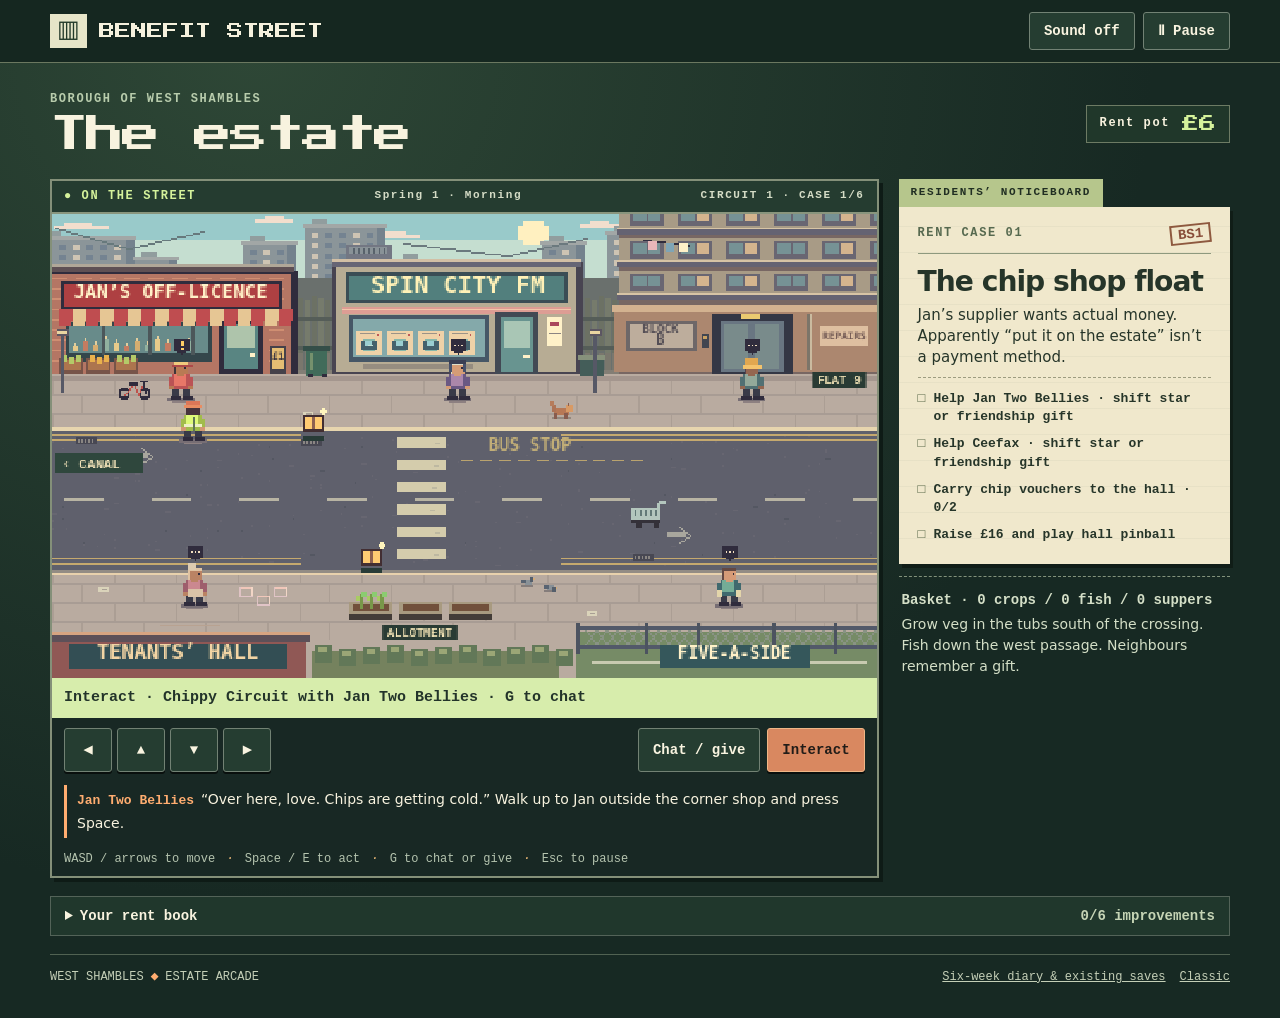
<file: index.html>
<!doctype html>
<html lang="en"><head><meta charset="utf-8"><meta name="viewport" content="width=device-width,initial-scale=1,viewport-fit=cover"><meta name="theme-color" content="#172823"><title>Benefit Street · West Shambles</title><link rel="stylesheet" href="estate.css"></head>
<body>
<header><div class="mast"><a class="wordmark" href="./" aria-label="Benefit Street home"><span class="blocks" aria-hidden="true">▥</span> BENEFIT STREET</a><div class="toolbar"><button id="sound" aria-pressed="false">Sound off</button><button id="pause">Ⅱ Pause</button></div></div></header>
<main>
<div class="district"><div><span class="kicker" id="district">BOROUGH OF WEST SHAMBLES</span><h1 id="heading">The estate</h1></div><div class="account"><span>Rent pot</span><b id="balance">£6</b></div></div>
<div class="layout">
<section class="cab" aria-label="Play Benefit Street">
  <div class="cabline"><strong id="mode">● ON THE STREET</strong><span id="almanac"></span><span id="week">WEEK 01 / 06</span></div>
  <canvas id="screen" width="480" height="270" tabindex="0" aria-label="West Shambles game. Use arrow keys or WASD to move and Space to interact."></canvas>
  <div class="prompt" id="prompt" role="status"></div>
  <div class="deck"><div class="dpad" aria-label="Movement"><button data-key="left" aria-label="Left">◀</button><button data-key="up" aria-label="Up">▲</button><button data-key="down" aria-label="Down">▼</button><button data-key="right" aria-label="Right">▶</button></div><button id="social" data-key="social">Chat / give</button><button class="fire" data-key="action" id="use">Interact</button></div>
  <section class="log"><h3 id="caller">Estate radio</h3><p id="voice" aria-live="polite"></p></section>
  <small class="keyboard">WASD / arrows to move <i>·</i> Space / E to act <i>·</i> G to chat or give <i>·</i> Esc to pause</small>
</section>
<aside><div class="filetab">RESIDENTS’ NOTICEBOARD</div><section class="notice"><div class="paperhead"><small id="caseNo">WEEK 01</small><span aria-hidden="true">BS1</span></div><h2 id="caseTitle"></h2><p id="caseBody"></p><ul id="tasks"></ul></section>
<div class="pockets"><b id="pockets">Basket</b><p>Grow veg in the tubs south of the crossing. Fish down the west passage. Neighbours remember a gift.</p></div></aside>
</div>
<details id="book"><summary>Your rent book <span id="bookSummary"></span></summary><div id="records"></div></details>
</main>
<footer><span>WEST SHAMBLES <b>◆</b> ESTATE ARCADE</span><nav aria-label="Earlier editions"><a href="season.html">Six-week diary &amp; existing saves</a><a href="classic.html">Classic</a></nav></footer>
<dialog id="break"><form method="dialog"><div class="kicker">WEST SHAMBLES</div><h2>On a tea break</h2><p>Your position and shift are saved on this device.</p><button id="resume">Back to the game</button><button type="button" id="leave">Leave this shift</button></form></dialog>
<script>window.EstateJobs = {};</script>
<script src="flat-nine.js"></script><script src="canal.js"></script><script src="allotment.js"></script><script src="estate-art.js"></script><script src="bike-shift.js"></script><script src="radio-shift.js"></script><script src="keeper-shift.js"></script><script src="repair-shift.js"></script><script src="hall-shift.js"></script><script src="estate.js"></script>
</body></html>
</file>
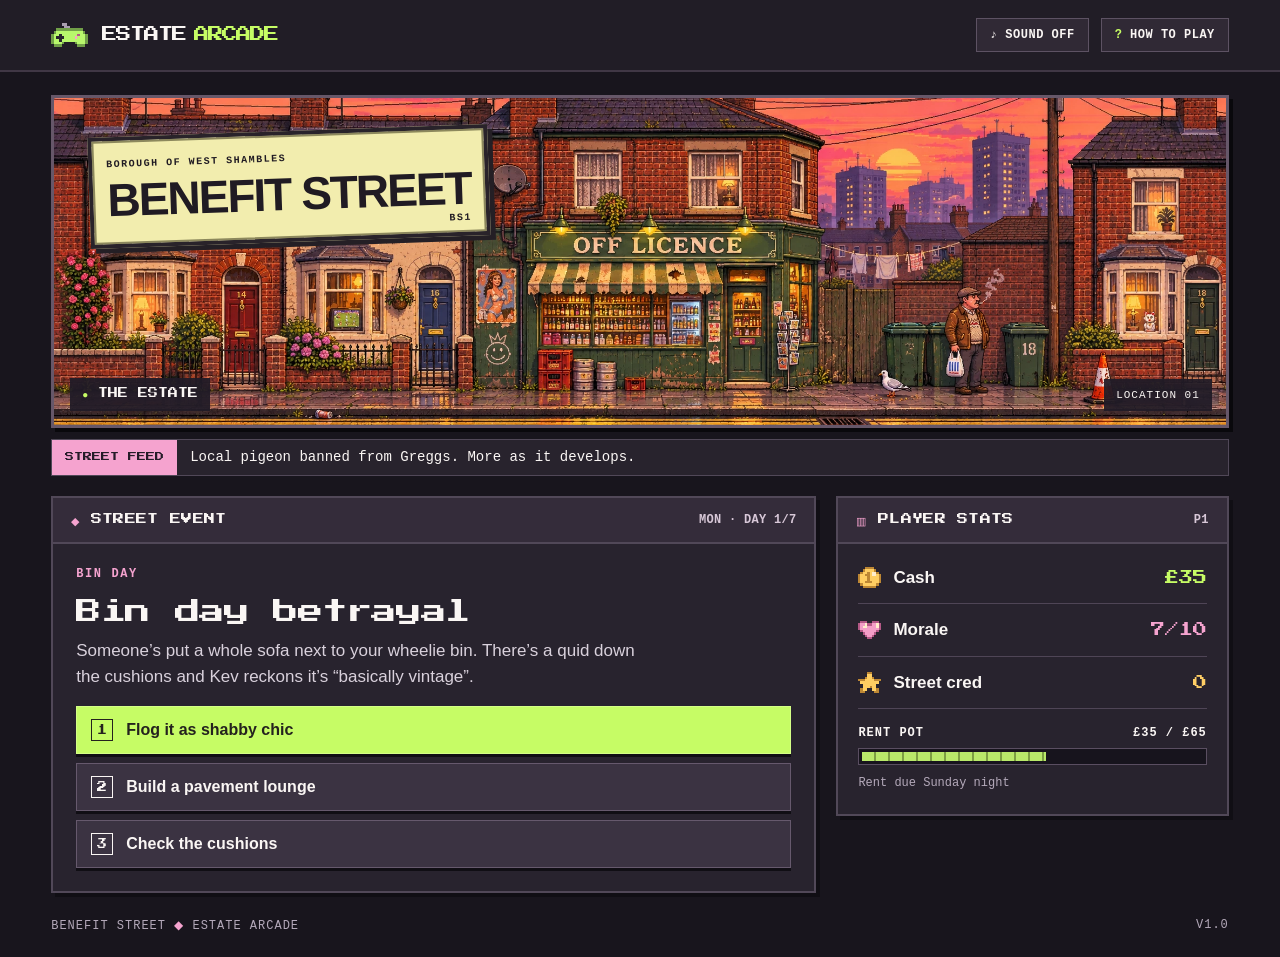
<file: classic.html>
<!DOCTYPE html>
<html lang="en"><head><meta charset="utf-8"><meta name="viewport" content="width=device-width, initial-scale=1"><meta name="theme-color" content="#17141d"><title>Benefit Street · Estate Arcade</title><link rel="stylesheet" href="style.css"></head><body>
<header><div class="wrap nav"><div class="brand"><i data-icon="pad"></i> ESTATE<span>ARCADE</span></div><nav><button id="sound" aria-pressed="false">♪ <span>SOUND OFF</span></button><button id="help"><b>?</b> HOW TO PLAY</button></nav></div></header>
<main class="wrap"><section class="scene" aria-label="Benefit Street at sunset"><div class="sign"><small>BOROUGH OF WEST SHAMBLES</small><h1>BENEFIT STREET</h1><span>BS1</span></div><div class="scenefoot"><span class="live">●</span> THE ESTATE</div><div class="stamp">LOCATION 01</div></section>
<div class="ticker"><strong>STREET FEED</strong><span id="feed">Local pigeon banned from Greggs. More as it develops.</span></div>
<div class="grid"><section class="event panel"><div class="bar"><span><em>◆</em> STREET EVENT</span><small id="day"></small></div><div class="inside"><div class="eyebrow" id="type"></div><h2 id="title"></h2><p id="desc"></p><div id="choices"></div></div></section>
<aside class="panel"><div class="bar"><span><em>▥</em> PLAYER STATS</span><small>P1</small></div><div class="stats"><div class="stat"><i data-icon="coin"></i><label>Cash</label><strong id="cash"></strong></div><div class="stat"><i data-icon="heart"></i><label>Morale</label><strong id="morale"></strong></div><div class="stat"><i data-icon="star"></i><label>Street cred</label><strong id="cred"></strong></div><div class="rent"><div><span>RENT POT</span><strong id="pot"></strong></div><div class="meter"><div id="fill"></div></div><small>Rent due Sunday night</small></div></div></aside></div><footer>BENEFIT STREET <span>◆</span> ESTATE ARCADE <label>V1.0</label></footer></main>
<dialog id="guide"><div class="bar">HOW TO PLAY<button id="close" aria-label="Close instructions">×</button></div><div class="inside"><h2>Make it to Sunday.</h2><p>Start with £35. Pick one move a day for seven days. Keep your morale above zero and have £65 for rent by Sunday night.</p><p>Cash covers rent. Morale keeps you going. Street cred unlocks favours from the neighbours. Your progress saves after each choice.</p><button id="got" class="action">Got it</button></div></dialog>
<script src="icons.js"></script><script src="stories.js"></script><script src="game.js"></script></body></html>
</file>
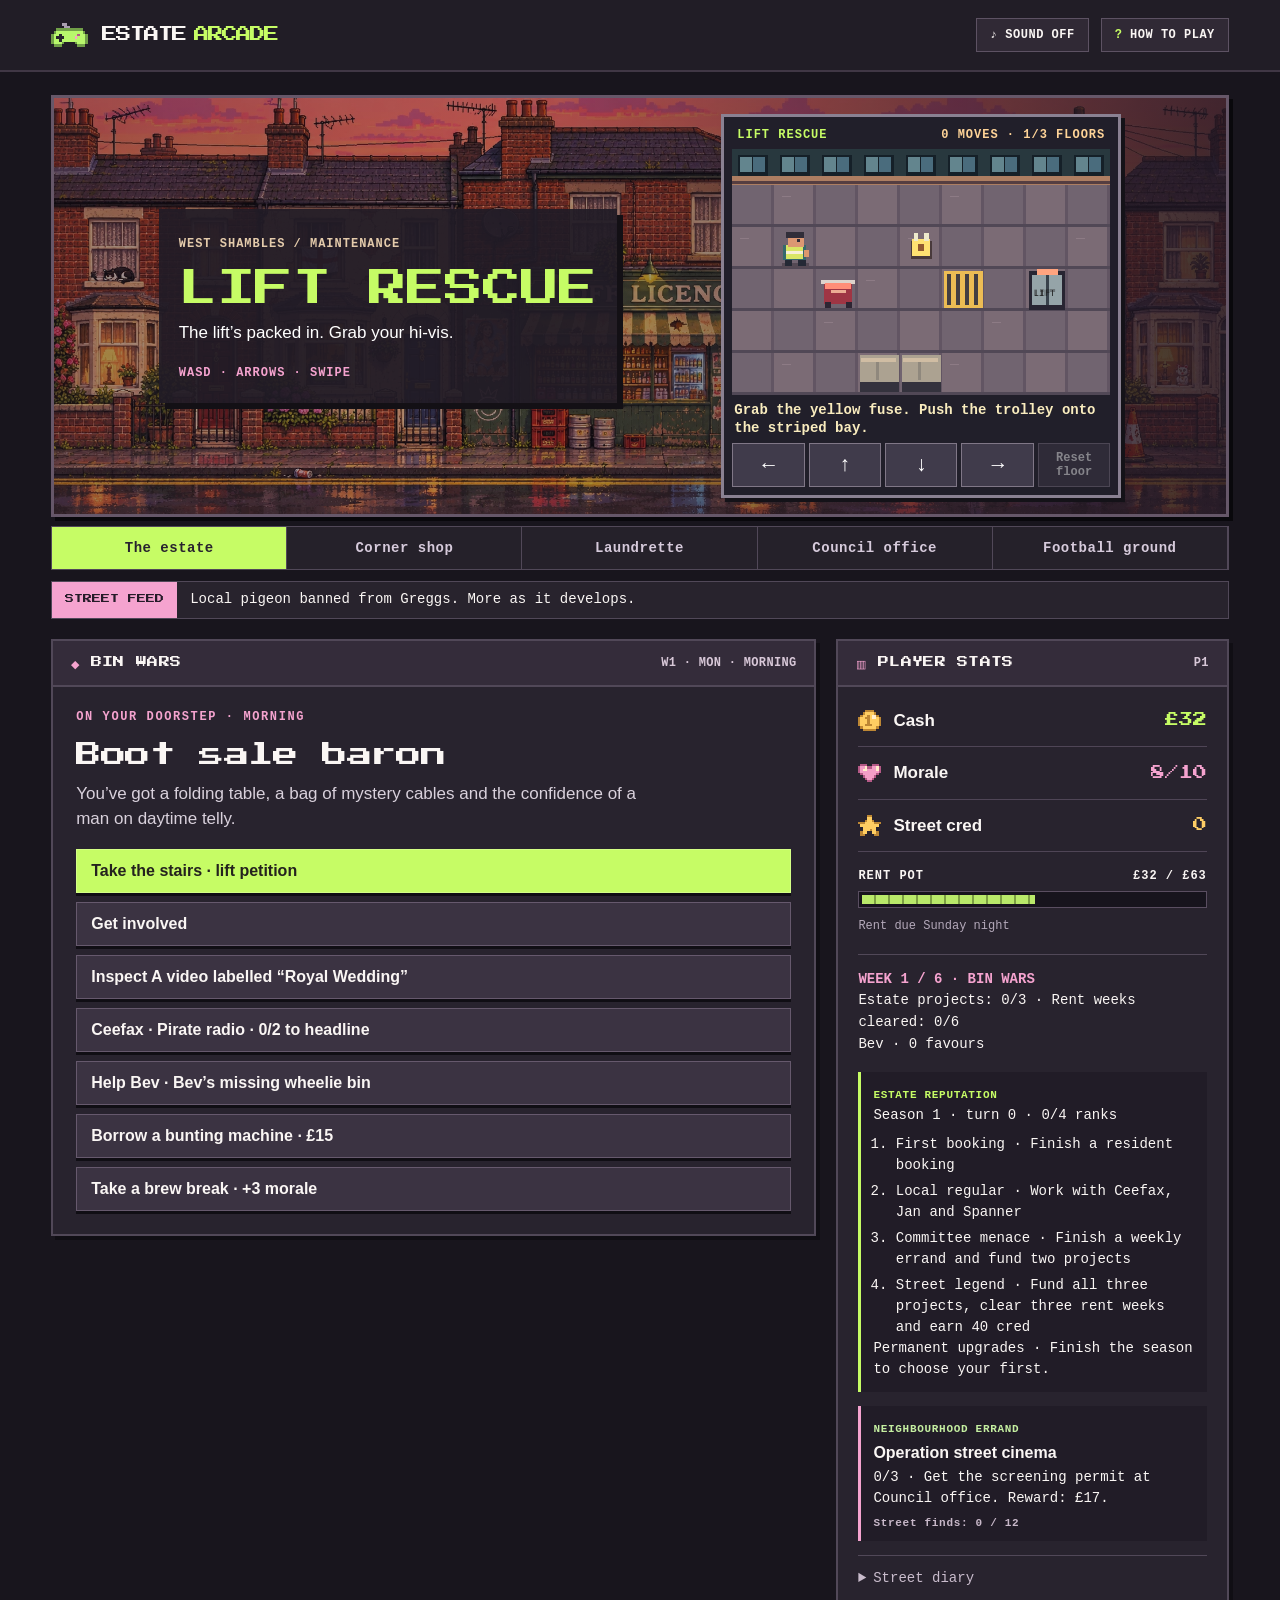
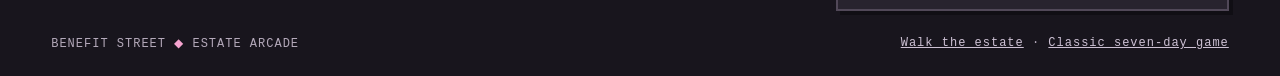
<file: season.html>
<!DOCTYPE html>
<html lang="en"><head><meta charset="utf-8"><meta name="viewport" content="width=device-width, initial-scale=1"><meta name="theme-color" content="#17141d"><title>Benefit Street · Estate Arcade</title><link rel="stylesheet" href="style.css?v=liftrescue1"></head><body>
<header><div class="wrap nav"><div class="brand"><i data-icon="pad"></i> ESTATE<span>ARCADE</span></div><nav><button id="sound" aria-pressed="false">♪ <span>SOUND OFF</span></button><button id="help"><b>?</b> HOW TO PLAY</button></nav></div></header>
<main class="wrap"><section class="scene" id="scene" aria-label="The estate"><div id="backdrop"></div><div id="weather" aria-hidden="true"></div><div id="decor" aria-hidden="true"></div><div class="sign"><small>BOROUGH OF WEST SHAMBLES</small><h1>BENEFIT STREET</h1><span>BS1</span></div><div class="scenefoot"><span class="live">●</span> <span id="sceneName">THE ESTATE</span></div><div class="stamp" id="clock"></div><div id="discovery"></div><div id="stage" hidden></div></section>
<nav id="map" aria-label="Travel around West Shambles"></nav><div class="ticker"><strong>STREET FEED</strong><span id="feed">Local pigeon banned from Greggs. More as it develops.</span></div>
<div class="grid"><section class="event panel"><div class="bar"><span><em>◆</em> <span id="sectionName">ON THE STREET</span></span><small id="day"></small></div><div class="inside"><div class="eyebrow" id="type"></div><h2 id="title"></h2><p id="desc" aria-live="polite"></p><div id="controls"></div><div id="choices"></div></div></section>
<aside class="panel"><div class="bar"><span><em>▥</em> PLAYER STATS</span><small>P1</small></div><div class="stats"><div class="stat"><i data-icon="coin"></i><label>Cash</label><strong id="cash"></strong></div><div class="stat"><i data-icon="heart"></i><label>Morale</label><strong id="morale"></strong></div><div class="stat"><i data-icon="star"></i><label>Street cred</label><strong id="cred"></strong></div><div class="rent"><div><span>RENT POT</span><strong id="pot"></strong></div><div class="meter"><div id="fill"></div></div><small>Rent due Sunday night</small></div><div id="project"></div><section id="milestones"></section><section id="errand"></section><details><summary>Street diary</summary><ol id="journal"></ol></details></div></aside></div><footer>BENEFIT STREET <span>◆</span> ESTATE ARCADE <label><a href="./">Walk the estate</a> · <a href="classic.html">Classic seven-day game</a></label></footer></main>
<dialog id="guide"><div class="bar">HOW TO PLAY<button id="close" aria-label="Close instructions">×</button></div><div class="inside"><h2>Six weeks on the estate.</h2><p>Move with arrows, WASD, swipes or the pad in Lift Rescue. Pick up the fuse, push the trolley onto the striped bay and walk into the lift. Repair three floors for cash and keys. Take the stairs on the estate for a six-landing petition run. Each door offers a different deal. Caretaker keys buy equipment that lasts across runs and seasons. Travel freely between five locations. Each job, favour or break uses one of your two daily turns. Earn rent by Sunday evening. A shortfall rolls into next week.</p><p>Meet the locals, play shifts and invest spare cash in the estate. Each Sunday brings a one-off event. Find Ceefax on the estate, Jan at the shop and Spanner at the laundrette for side jobs. Estate Reputation records the turn you earn each rank. Compare turns with a mate playing their own run. Finish a season to choose a permanent upgrade. Cash, projects and weekly tasks reset. Your upgrades and best milestone turns carry over. Earlier four-week saves keep their original finish. The game saves automatically on this device.</p><button id="got" class="action">Got it</button></div></dialog>
<script src="icons.js"></script><script src="stories.js"></script><script src="street-life.js"></script><script src="errands.js"></script><script src="after-hours.js"></script><script src="tower.js"></script><script src="lift-rescue.js"></script><script src="campaign.js?v=liftrescue1"></script></body></html>
</file>
<file: estate.css>
@font-face{font-family:Arcade;src:url(arcade.ttf) format('truetype');font-display:swap}
:root{color-scheme:dark;--paper:#f0e8cc;--dark:#162923;--line:#536358;--mint:#d5f29b;--orange:#ffad70;--pixel:Arcade,monospace}
*{box-sizing:border-box}body{margin:0;color:#f8f3df;background:radial-gradient(ellipse at 20% 5%,#2e4736,transparent 62%),#172923;font:16px/1.5 system-ui,sans-serif}header{border-bottom:1px solid #6b7860;background:#152720}
.mast,main,footer{width:min(1180px,94%);margin:auto}.mast,.toolbar,.district,.account,.cabline,.deck,.paperhead,footer,footer nav{display:flex;align-items:center}.mast,.district,.cabline,.deck,.paperhead,footer{justify-content:space-between}.mast{min-height:62px}.wordmark{font:clamp(10px,1.3vw,16px) var(--pixel);color:#f5f1dd;text-decoration:none;display:flex;gap:12px;align-items:center}.blocks{background:#e6e5c8;color:#223a29;padding:5px 7px;font:24px/1 monospace}.toolbar{gap:8px}button{cursor:pointer;font:700 14px/1.2 monospace;border:1px solid #728274;background:#253d31;color:#f9f4e0;padding:10px 14px;border-radius:3px}button:focus-visible,a:focus-visible,summary:focus-visible,canvas:focus-visible{outline:3px solid #ffbd76;outline-offset:2px}button:hover{filter:brightness(1.13)}
.district{padding:22px 0 16px}.kicker,.filetab,.cabline,.paperhead small,.account span{font:700 12px/1.45 monospace;letter-spacing:1.6px}.kicker{color:#b8ccac}h1,h2,h3,p{margin:0}h1{font:clamp(21px,3vw,39px)/1.4 var(--pixel);letter-spacing:-2px}.account{gap:12px;padding:5px 13px;border:1px solid #6d7b64;background:#20372a}.account b{font:17px/1.5 var(--pixel);color:var(--mint)}.layout{display:grid;grid-template-columns:minmax(0,2.5fr) minmax(220px,1fr);gap:20px;align-items:start}
.cab{border:2px solid #849079;box-shadow:4px 4px #0e1b16;background:#182824;overflow:hidden}.cabline{padding:7px 12px;border-bottom:2px solid #89957d;color:#d5dcc6;background:#253c30}.cabline strong{color:var(--mint);font-size:12px}.cabline span{font-size:11px}canvas{display:block;width:100%;height:auto;aspect-ratio:16/9;image-rendering:pixelated;touch-action:none;background:#172623}
.prompt{padding:9px 12px;background:#d7edac;color:#23342a;font:700 15px/1.45 monospace;min-height:40px}.deck{padding:10px 12px 5px;gap:7px}.dpad{display:flex;gap:5px}.dpad button,.fire{min-height:44px;min-width:48px;touch-action:none;user-select:none;-webkit-user-select:none;box-shadow:0 2px #090f0d}.fire{background:#d98860;color:#211c18;border-color:#efb686;min-width:95px}.deck button.held{background:#d5ed96;color:#1c2b20;transform:translateY(2px);box-shadow:none}.keyboard{display:block;padding:5px 12px 8px;color:#b5c4af;font:12px/1.4 monospace}.keyboard i{color:#f1bc79;padding:0 4px}
.filetab{display:table;padding:6px 12px;background:#b6c68c;color:#202e22;font-size:11px}.notice{background:repeating-linear-gradient(0deg,transparent 0 25px,#77806c12 25px 26px),var(--paper);color:#263529;padding:17px 19px 20px;box-shadow:3px 4px #101d17}.paperhead{color:#56694f;border-bottom:1px solid #8e997e;padding-bottom:9px}.paperhead span{border:2px solid #8e593f;color:#884d39;padding:0 6px;transform:rotate(-6deg);font:900 14px monospace}.notice h2{font:800 clamp(23px,2.2vw,31px)/1.08 system-ui;margin:13px 0 8px;letter-spacing:-1px}.notice p,.log p{font-size:15px;line-height:1.4}#tasks{list-style:none;display:grid;gap:9px;padding:12px 0 0;margin:9px 0 0;border-top:1px dashed #9d9c80}#tasks li{display:flex;gap:8px;font:700 13px/1.4 monospace}#tasks li::before{content:'□';color:#526342}#tasks li.done{color:#587052}#tasks li.done::before{content:'✓'}.log{border-left:3px solid var(--orange);padding:2px 0 3px 12px;margin-top:16px}.log h3{font:700 13px monospace;color:var(--orange);margin-bottom:4px}
details{margin:18px 0;background:#20372c;border:1px solid var(--line)}summary{cursor:pointer;padding:11px 14px;font:700 14px monospace}summary span{float:right;color:#c5d4b5}#records{padding:0 14px 13px;display:grid;gap:4px;font:14px/1.4 monospace}footer{border-top:1px solid #516252;padding:13px 0 32px;gap:8px;flex-wrap:wrap}footer span,footer a{font:12px/1.5 monospace;color:#c4cfb7}footer b{color:var(--orange)}footer nav{gap:14px}dialog{max-width:min(420px,90%);padding:25px;background:#253b2f;color:#fff5df;border:2px solid #bfd19c}dialog::backdrop{background:#0d1812cb}dialog h2{margin:6px 0;font:20px/1.5 var(--pixel)}dialog p{margin-bottom:15px}#resume{background:var(--mint);color:#253326}
@media(max-width:760px){.layout{grid-template-columns:1fr;gap:17px}.district{padding:12px 0 10px}.mast{min-height:48px}.blocks{font-size:17px}.wordmark{gap:6px}.toolbar{gap:3px}.toolbar button{padding:8px;font-size:12px}.account{gap:5px;padding:4px 6px}.account span{font-size:10px;letter-spacing:0}.account b{font-size:12px}.kicker{font-size:10px}.keyboard{font-size:11px}.notice{padding:12px 15px}.cabline{font-size:10px}.prompt{font-size:13px}.deck{padding:7px 8px 4px}.dpad button{padding:8px;min-width:40px}.fire{min-width:68px}.notice h2{margin:7px 0}.filetab{padding:3px 8px}.cab{box-shadow:2px 2px #0e1b16}summary span{font-size:11px}}
@media(pointer:coarse){.keyboard{display:none}.deck{padding-bottom:9px}}
#social{margin-left:auto;min-height:44px;touch-action:none}#social[hidden]{display:none}
@media(max-width:500px){.deck{flex-wrap:wrap;gap:4px}.dpad{gap:2px}.dpad button{min-width:33px;font-size:13px}.fire,#social{min-width:52px;padding:6px;font-size:12px}.cabline{gap:3px;padding:6px}.cabline strong,.cabline span{font-size:9px;letter-spacing:0}}
.cab .log{margin:8px 12px;padding-left:10px}.cab .log h3{display:inline;margin-right:7px}.cab .log p{display:inline;font-size:14px}.pockets{margin-top:12px;border-top:1px dashed #82927b;padding:10px 3px;color:#d4dfc7}.pockets b{font:700 14px monospace}.pockets p{font-size:14px;margin-top:3px}
</file>
<file: style.css>
@font-face{font-family:Arcade;src:url(arcade.ttf)}:root{--ink:#18151d;--panel:#28232e;--edge:#514858;--lime:#c6fc65;--pink:#f5a3cf;--pixel:Arcade,monospace}*{box-sizing:border-box}body{margin:0;background:var(--ink);color:#faf6f4;font:17px/1.5 Arial,Helvetica,sans-serif}.wrap{max-width:1260px;width:92%;margin:auto}header{border-bottom:2px solid #403745;background:#211d26}.nav,.brand,nav,.bar,.stat,.rent>div:first-child{display:flex;align-items:center}.nav{height:70px;justify-content:space-between}.brand{font:clamp(11px,1.2vw,17px) var(--pixel);letter-spacing:-1px;gap:8px}.brand span{color:var(--lime)}i{display:inline-flex;align-items:center;justify-content:center}.brand i{margin-right:6px}canvas{image-rendering:pixelated}nav{gap:12px}button{cursor:pointer;color:inherit}nav button,.bar button{background:#302935;border:1px solid #5d5263;padding:9px 13px;font: bold 12px monospace;letter-spacing:.5px}button:hover{filter:brightness(1.15)}button:focus-visible{outline:3px solid white;outline-offset:3px}nav b{color:var(--lime)}main{padding-top:23px}.scene{position:relative;height:clamp(240px,26vw,350px);border:3px solid #665769;box-shadow:4px 4px #09080c;background:#955879 url(street.webp) center 57%/cover no-repeat;overflow:hidden}.sign{display:inline-block;background:#f2edae;color:#201b23;position:absolute;left:3%;top:10%;padding:8px 14px 9px;border:4px solid #29232a;box-shadow:inset 0 0 0 2px #8c885c,5px 5px #241f25;transform:rotate(-2deg)}.sign h1{font:900 clamp(29px,3.6vw,54px)/1.05 Arial,sans-serif;letter-spacing:-2px;margin:1px 0}.sign small,.sign span{font:bold 10px monospace;letter-spacing:1.5px}.sign span{float:right;line-height:1}.scenefoot,.stamp{position:absolute;bottom:14px;background:#201b27ef;font:10px var(--pixel);padding:10px 12px}.scenefoot{left:16px}.live{color:var(--lime)}.stamp{right:14px;font:11px monospace;letter-spacing:1px}.ticker{display:flex;background:#28232d;border:1px solid var(--edge);align-items:stretch;margin:11px 0 20px;font:14px/1.4 monospace}.ticker strong{background:var(--pink);color:#251b28;padding:9px 13px;white-space:nowrap;font:9px/1.8 var(--pixel)}.ticker span{padding:8px 13px}.grid{display:grid;grid-template-columns:1.95fr 1fr;gap:20px;align-items:start}.panel,dialog{background:var(--panel);border:2px solid var(--edge);box-shadow:4px 4px #100e14}.bar{padding:13px 18px;justify-content:space-between;border-bottom:2px solid var(--edge);background:#342c3a;font:11px/1.6 var(--pixel);letter-spacing:.3px}.bar em{color:var(--pink);font-style:normal}.bar small{font:bold 12px monospace;color:#d8c8d8}.inside,.stats{padding:23px}.eyebrow{font:bold 12px monospace;letter-spacing:1.6px;color:var(--pink)}h2{font:clamp(18px,2vw,29px)/1.5 var(--pixel);letter-spacing:-1.4px;margin:11px 0 8px}.inside p{color:#d9d1dc;margin:0 0 17px;max-width:62ch}.action{display:flex;align-items:center;width:100%;text-align:left;background:#3b3342;border:1px solid #66596d;box-shadow:0 3px #100e14;font:600 16px Arial;padding:12px 14px;gap:13px;margin-top:9px}.action:first-child,#got{background:var(--lime);color:#24221e;border-color:#d4ff86}.action b{font:10px var(--pixel);border:1px solid currentColor;padding:5px}.action span{margin-left:auto}.action:disabled{opacity:.5;cursor:default}.stats{padding:8px 20px 20px}.stat{border-bottom:1px solid #4f4556;padding:13px 0;gap:12px}.stat label{font-weight:bold}.stat strong{margin-left:auto;font:14px var(--pixel);color:var(--lime)}.stat:nth-child(2) strong{color:var(--pink)}.stat:nth-child(3) strong{color:#ffce65}.rent{margin-top:17px}.rent>div:first-child{justify-content:space-between;font:bold 12px monospace;letter-spacing:1px}.meter{background:#17141d;padding:3px;border:1px solid #5a4e61;margin:8px 0 3px}.meter div{height:9px;background:repeating-linear-gradient(90deg,#b9e96a 0 12px,#7c9f43 12px 14px)}.rent small,footer{color:#b4a9ba;font:12px monospace}footer{margin:25px 0;letter-spacing:1px}footer span{color:var(--pink)}footer label{float:right}dialog{max-width:480px;width:90%;padding:0;color:white}dialog p+p{padding-top:8px}dialog::backdrop{background:#100c16c9}@media(max-width:720px){.wrap{width:94%}.nav{height:58px}nav{gap:5px}nav button{font-size:10px;padding:8px 6px}.brand{gap:3px}.brand i{margin-right:2px}.grid{grid-template-columns:1fr;gap:15px}.scene{height:230px}.inside{padding:18px}.ticker strong{font-size:8px;display:grid;align-items:center}.ticker span{font-size:12px}.stamp{display:none}.bar{font-size:10px}.sign small{font-size:8px}.brand canvas{width:24px}main{padding-top:15px}}
#backdrop,#weather,#decor{position:absolute;inset:0;pointer-events:none}#backdrop{background:center 57% /cover;transition:filter .35s}.evening #backdrop{filter:brightness(.78) saturate(1.15) hue-rotate(-8deg)}.rain #weather{opacity:.24;background:repeating-linear-gradient(105deg,transparent 0 25px,#bdd5f7 26px,transparent 27px 50px);background-size:127px 52px;animation:rain .5s linear infinite}@keyframes rain{to{background-position:-14px 52px}}#map{background:#25212a;display:flex;gap:0;border:1px solid var(--edge);margin-top:9px;overflow:auto}#map button{color:#d6cadb;background:transparent;border:0;border-right:1px solid var(--edge);flex:1;padding:13px 6px;font:bold 14px monospace;white-space:nowrap}#map button[aria-current=true]{background:var(--lime);color:#28232e}#map button:disabled{opacity:.5}.sign,.scenefoot,.stamp{z-index:1}#stage{position:absolute;inset:0;z-index:2;background:#171222b8;align-items:center;justify-content:center;padding:12px}#stage:not([hidden]){display:flex}.machine{width:min(490px,100%);padding:12px 16px;background:#26202ef5;border:3px solid #9c89a8;box-shadow:5px 6px #151019;text-align:center}.machine h3{font:12px/1.6 var(--pixel);margin:0;color:var(--lime)}.machine p{margin:5px 0;font:16px/1.4 monospace}.readout{margin:8px 0;background:#15121c;padding:9px;color:#ffda93;font:bold 19px monospace}.keys{display:flex;gap:7px;justify-content:center;flex-wrap:wrap}.keys button,#controls button{background:#42384a;border:1px solid #927e9e;color:white;font:bold 16px monospace;padding:10px 12px}.keys button:disabled{color:var(--lime);border-color:#839d57}.goal{position:relative;height:47px;border:4px solid white;border-bottom:none;background:repeating-linear-gradient(90deg,transparent 0 20px,#859c9440 20px 22px),#335649}.keeper,.ball{position:absolute;bottom:3px;transform:translateX(-50%)}.keeper{width:24%;background:#eea658;height:16px;color:#211626;font:11px monospace;text-align:center}.ball{color:white;font-size:19px;font-weight:bold}.flash{animation:flash .35s ease}@keyframes flash{from{filter:brightness(1.8)}}.resultLine{color:var(--lime)}#project{margin:17px 0;border-top:1px solid var(--edge);padding-top:14px;font:14px/1.55 monospace}#project strong{color:var(--pink)}details{border-top:1px solid var(--edge);padding-top:12px;color:#c9bccc;font:14px/1.5 monospace}summary{cursor:pointer}#journal{padding-left:1.5em}#journal li{padding:5px 0}footer a{color:#cdc1d4}.route{position:absolute;bottom:19%;left:-25%;animation:cross 19s linear infinite;font-size:30px;filter:drop-shadow(2px 2px 0 #2a2031)}@keyframes cross{to{left:110%}}.flags{display:block;height:18px;background:repeating-linear-gradient(100deg,#eb96bb 0 18px,#abe17c 18px 36px,#ffcb64 36px 54px);clip-path:polygon(0 0,100% 0,100% 30%,98% 100%,96% 25%,94% 100%,92% 25%,90% 100%,88% 25%,86% 100%,84% 25%,82% 100%,80% 25%,78% 100%,76% 25%,74% 100%,72% 25%,70% 100%,68% 25%,66% 100%,64% 25%,62% 100%,60% 25%,58% 100%,56% 25%,54% 100%,52% 25%,50% 100%,48% 25%,46% 100%,44% 25%,42% 100%,40% 25%,38% 100%,36% 25%,34% 100%,32% 25%,30% 100%,28% 25%,26% 100%,24% 25%,22% 100%,20% 25%,18% 100%,16% 25%,14% 100%,12% 25%,10% 100%,8% 25%,6% 100%,4% 25%,2% 100%,0 25%)}@media(max-width:720px){#map{display:grid;grid-template-columns:repeat(3,1fr)}#map button{white-space:normal;padding:8px 3px;font-size:12px}.machine{padding:8px}.machine p{font-size:14px}.machine .readout{font-size:15px}.keys button{padding:8px}.stamp{display:block;bottom:auto;top:8px;right:5px;font-size:9px}.sign{top:20%}}
@media(prefers-reduced-motion:reduce){.route,#weather{animation:none!important}.route{left:65%}}
.machine>button{margin:7px auto 0;background:var(--lime);color:var(--ink);border:1px solid #a6cb64;padding:8px 16px;font:bold 15px monospace}.socks{display:grid;grid-template-columns:repeat(6,1fr)}.socks button{min-height:36px;padding:4px}.machine small{font:12px monospace}.route{animation-timing-function:steps(120,end)}#stage:not([hidden])~*{visibility:hidden}
#discovery button{position:absolute;z-index:1;border:2px dashed #ffffbf;background:#201c28d9;border-radius:6px;font-size:21px;padding:2px 5px;animation:glint 2s ease-in-out infinite alternate}@keyframes glint{to{box-shadow:0 0 14px #ffff8b;transform:translateY(-3px)}}#errand{padding:12px;background:#211c27;border-left:3px solid var(--pink);margin-bottom:14px;font:14px/1.5 monospace}#errand strong,#errand small{font:bold 11px monospace;letter-spacing:.7px;color:#c5efa1}#errand h3{margin:5px 0;font:bold 16px Arial}#errand small{display:block;margin-top:8px;color:#c8b8c9}@media(prefers-reduced-motion:reduce){#discovery button{animation:none}}
.pedestrian{width:clamp(32px,4vw,55px);height:auto;bottom:10%;animation-delay:-5s}

#milestones{margin:0 0 14px;padding:12px;background:#211c27;border-left:3px solid var(--lime);font:14px/1.5 monospace}
#milestones strong{color:var(--lime);font:bold 11px monospace;letter-spacing:.7px}
#milestones ol{padding-left:1.6em;margin:8px 0 0}
#milestones li+li{margin-top:5px}

.towerPocket{display:block;padding:9px 12px;border-left:3px solid var(--pink);background:#211c27;color:#e7dfea;font:14px/1.4 monospace}
#choices:has(.landingDoor){display:grid;grid-template-columns:repeat(2,minmax(0,1fr));gap:10px}
#choices:has(.landingDoor)>.action:not(.landingDoor){grid-column:1/-1}
#choices .landingDoor{--door:#385670;display:flex;flex-direction:column;align-items:center;justify-content:flex-end;gap:14px;min-height:125px;padding:12px 9px;text-align:center;background:linear-gradient(90deg,#0002 3%,transparent 3% 96%,#0003 96%),var(--door);border:4px ridge #c5afa1;color:white}
#choices .landingDoor::before{content:attr(data-flat);background:#201d20;color:#ffe496;border:1px solid #ccae76;padding:4px 8px;font:bold 13px monospace;letter-spacing:1px}
#choices .door1{--door:#715222}#choices .door2{--door:#813d41}#choices .door3{--door:#535456}#choices .door4{--door:#355942}
#choices .landingDoor:is(:hover,:focus-visible){outline:2px solid var(--lime);outline-offset:1px}

.scene.repairScene{height:auto;min-height:320px}
.repairScene :is(.sign,.stamp,.scenefoot,#discovery){display:none}
.repairScene #stage{position:relative;align-items:center;justify-content:space-evenly;gap:16px;background:linear-gradient(90deg,#2118256e,#21182552 38%,#211825da);padding:16px}
.repairMarquee{max-width:43%;padding:20px;background:#211b26ed;box-shadow:6px 6px #131015;color:#fff}
.repairMarquee small,.repairMarquee span,.repairHead{font:bold 12px monospace;letter-spacing:1px}
.repairMarquee small{color:#e4cbab}.repairMarquee strong{display:block;font:clamp(20px,3vw,42px)/1.4 var(--pixel);color:var(--lime);padding-top:8px}
.repairMarquee p{margin:4px 0 12px}.repairMarquee span{color:var(--pink)}
.repairCab{width:min(400px,100%);padding:8px;background:#211f2a;border:3px solid #8a8192;box-shadow:4px 4px #141218}
.repairHead{display:flex;justify-content:space-between;padding:3px 5px 7px;color:var(--lime)}
.repairHead span{color:#ffd498}
.repairCab canvas{display:block;width:100%;background:#655565;touch-action:none}
.repairHint{min-height:2.7em;padding:6px 2px;color:#f9ecbe;font:bold 14px/1.3 monospace}
.repairPad{display:flex;gap:4px}
.repairPad button{flex:1;min-height:44px;background:#403b4b;border:1px solid #807787;color:white;font:bold 21px monospace;touch-action:manipulation}
.repairPad button:last-child{font-size:12px}.repairPad button:disabled{opacity:.45}
@media(max-width:660px){.repairMarquee{display:none}.repairScene #stage{padding:5px}.scene.repairScene{min-height:0}.repairCab{padding:5px}}
</file>
